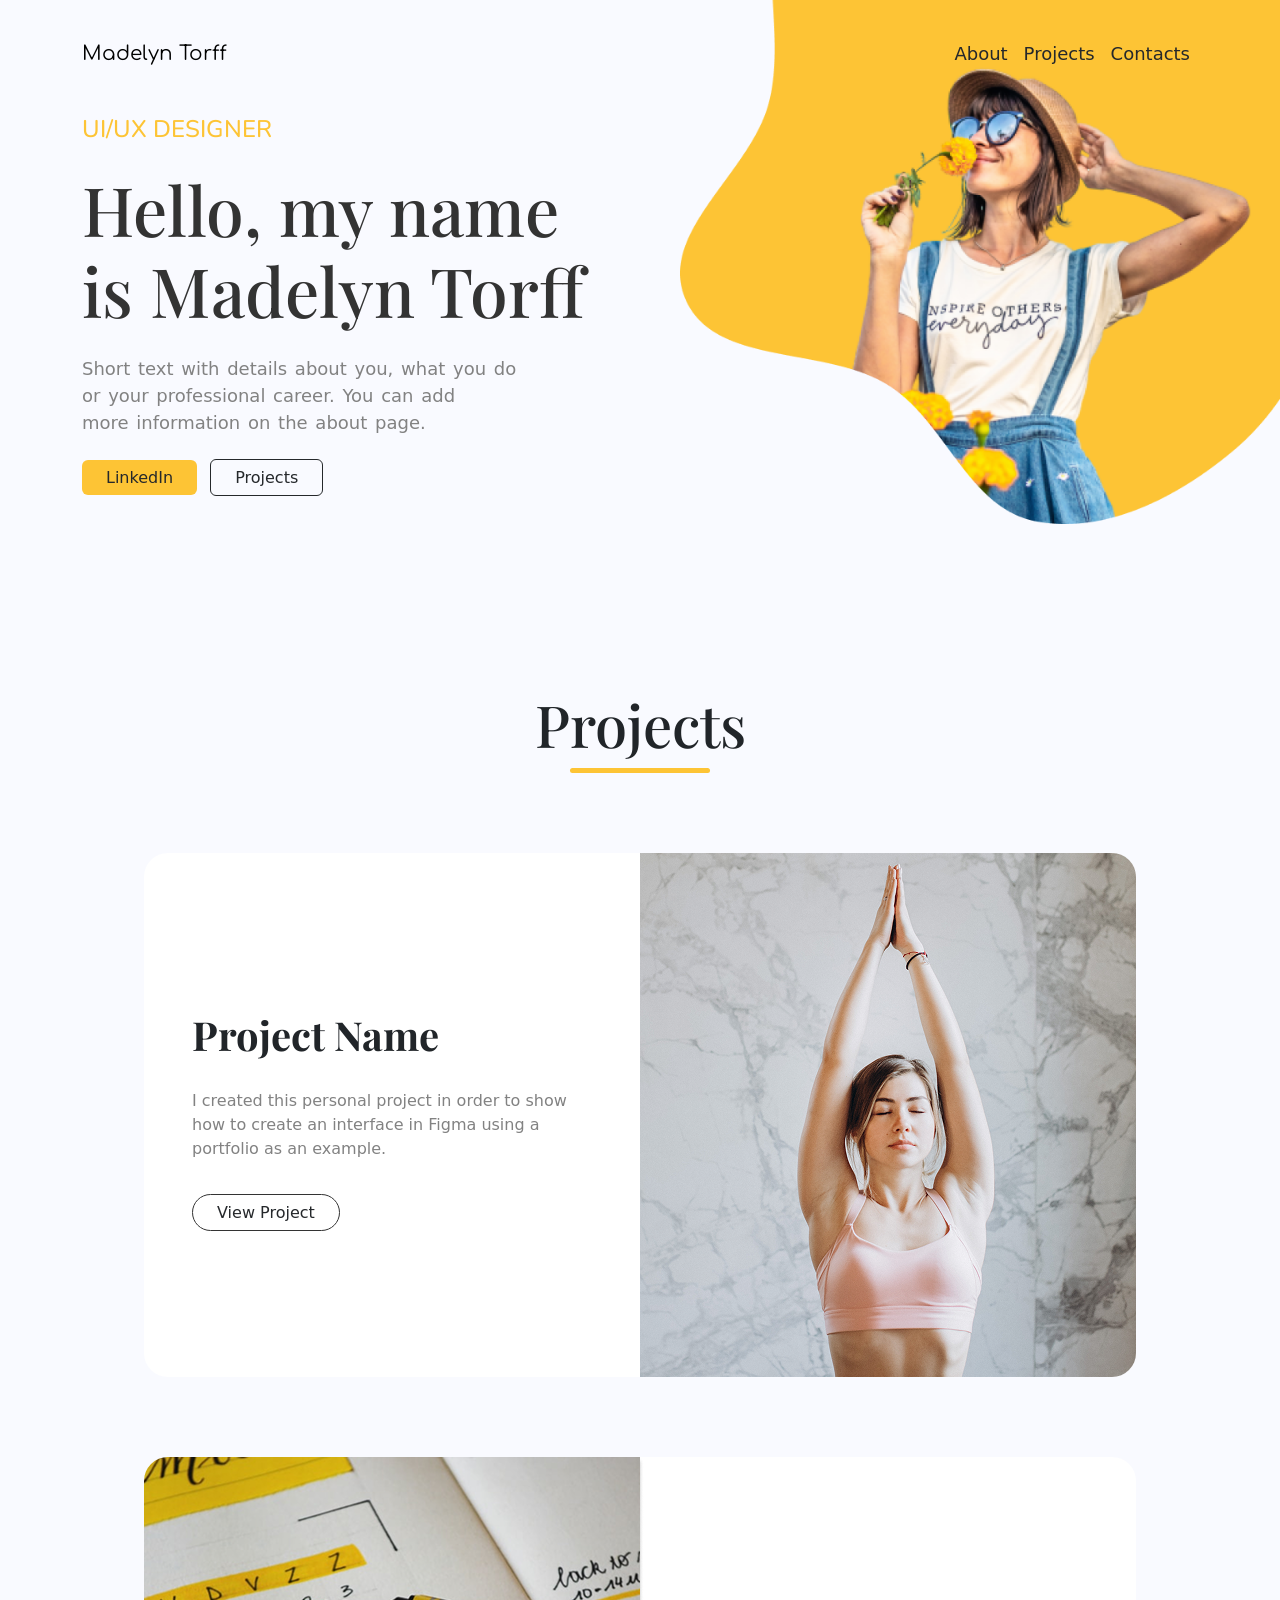
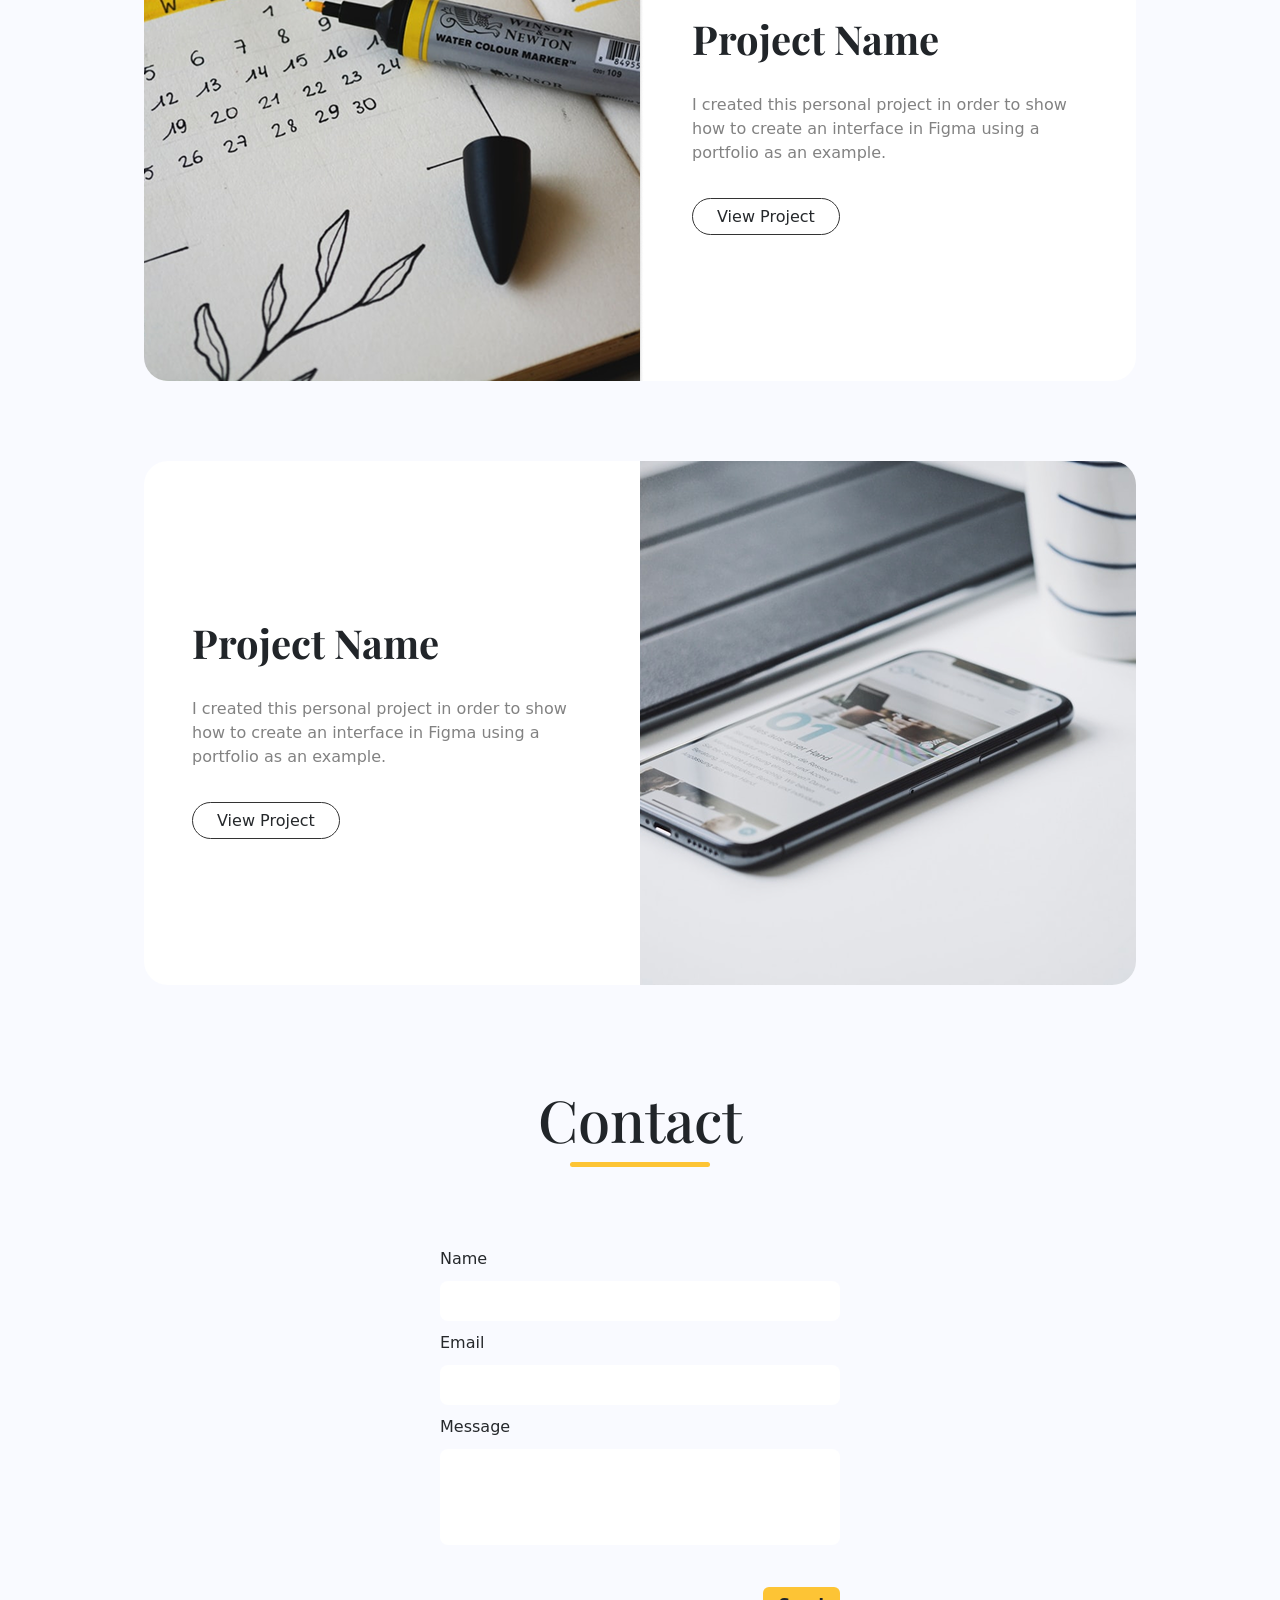
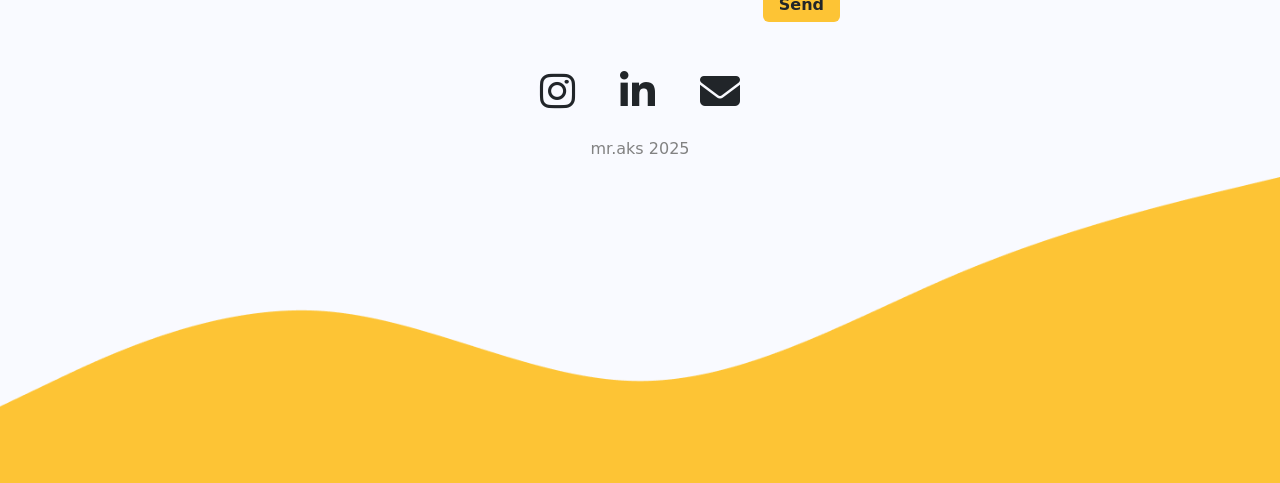
<file: index.html>
<!doctype html>
<html lang="en">

<head>
    <meta charset="utf-8">
    <meta name="viewport" content="width=device-width, initial-scale=1">
    <title>Porfolio Website</title>
    <link href="https://cdn.jsdelivr.net/npm/bootstrap@5.3.5/dist/css/bootstrap.min.css" rel="stylesheet"
        integrity="sha384-SgOJa3DmI69IUzQ2PVdRZhwQ+dy64/BUtbMJw1MZ8t5HZApcHrRKUc4W0kG879m7" crossorigin="anonymous">
    <link rel="stylesheet" href="style.css">
    <link rel="preconnect" href="https://fonts.googleapis.com">
    <link rel="preconnect" href="https://fonts.gstatic.com" crossorigin>
    <link
        href="https://fonts.googleapis.com/css2?family=Be+Vietnam+Pro:ital,wght@0,100;0,200;0,300;0,400;0,500;0,600;0,700;0,800;0,900;1,100;1,200;1,300;1,400;1,500;1,600;1,700;1,800;1,900&family=Comfortaa:wght@300..700&family=Inter:ital,opsz,wght@0,14..32,100..900;1,14..32,100..900&family=Nunito:ital,wght@0,200..1000;1,200..1000&family=Playfair+Display:ital,wght@0,400..900;1,400..900&family=Poppins:ital,wght@0,100;0,200;0,300;0,400;0,500;0,600;0,700;0,800;0,900;1,100;1,200;1,300;1,400;1,500;1,600;1,700;1,800;1,900&family=Russo+One&display=swap"
        rel="stylesheet">
</head>

<body>
    <section class="wrapper">
        <section class="upper-img text-end">
            <img src="img/image.png" style="max-width: 600px;">
        </section>
        <!-- backgound img of the landing page is handled and displayed -->
        <section class="navigation-bar  p-1 ">
            <nav class="navbar navbar-expand-lg ">
                <div class="container">
                    <a class="navbar-brand" href="#">Madelyn Torff</a>
                    <button class="navbar-toggler shadow-none border-0 fs-3" type="button" data-bs-toggle="collapse"
                        data-bs-target="#navbarNav" aria-controls="navbarNav" aria-expanded="false"
                        aria-label="Toggle navigation">
                        <span class="navbar-toggler-icon"></span>
                    </button>
                    <div class="collapse navbar-collapse" id="navbarNav">
                        <ul class="navbar-nav ms-auto text-center ">
                            <li class="nav-item">
                                <a class="nav-link " aria-current="page" href="about-section.html">About</a>
                            </li>
                            <li class="nav-item">
                                <a class="nav-link activee" href="#">Projects</a>
                            </li>
                            <li class="nav-item">
                                <a class="nav-link" href="#">Contacts</a>
                            </li>
                        </ul>
                    </div>
                </div>
            </nav>
        </section>
        <!-- nav section ended----------------->
        <section class="hero container mt-5">
            <div class="content">
                <h4 class="mb-4">
                    UI/UX DESIGNER
                </h4>
                <h1 class="mb-4">
                    Hello, my name <br class="d-md-block d-none"> is Madelyn Torff
                </h1>
                <p class="">
                    Short text with details about you, what you do <br class="d-md-block d-none"> or your professional
                    career. You can add <br class="d-md-block d-none"> more
                    information on the about page.
                </p>
                <div class="links">
                    <a href="" class="px-4 p-2 rounded highlight me-2">LinkedIn</a>
                    <a href="" class="px-4 p-2 rounded  me-2 simple_one">Projects</a>
                </div>
            </div>
        </section>
        <!-- -----------hero section ends------ -->
        <section class="projects container ">
            <div class="section-title text-center">
                <div class="h1">Projects</div>
                <div class="line mt-2"></div>
            </div>
            <!-- project-card-1 -->
            <div class="project-card bg-white ">
                <div class=" p-5  d-flex align-items-center justify-content-center">
                    <div class="cont">
                        <div class="project-title fs-1 mb-4">
                            Project Name
                        </div>
                        <div class="project-caption">
                            I created this personal project in order to show how to create an interface in Figma using a
                            portfolio as an example.
                        </div>
                        <div class="project-opening-btn ">
                            <a href="" class="simple_one p-2 px-4">View Project</a>
                        </div>
                    </div>
                </div>
                <div class="photo">
                    <img src="img/project-1.png" style="border-top-right-radius: 24px; border-bottom-right-radius: 24px;" id="project-img">
                </div>
            </div>
            
            <!-- project-card-2 -->

            <div class="project-card bg-white ">
                <div class="photo">
                    <img src="img/project-2.png" style="border-top-left-radius: 24px; border-bottom-left-radius: 24px;" id="project-img">
                </div>
                <div class=" p-5  d-flex align-items-center justify-content-center">
                    <div class="cont">
                        <div class="project-title fs-1 mb-4">
                            Project Name
                        </div>
                        <div class="project-caption">
                            I created this personal project in order to show how to create an interface in Figma using a
                            portfolio as an example.
                        </div>
                        <div class="project-opening-btn ">
                            <a href="" class="simple_one p-2 px-4">View Project</a>
                        </div>
                    </div>
                </div>
            </div>
                 <!-- project-card-3 -->
                 <div class="project-card bg-white ">
                    <div class=" p-5  d-flex align-items-center justify-content-center">
                        <div class="cont">
                            <div class="project-title fs-1 mb-4">
                                Project Name
                            </div>
                            <div class="project-caption">
                                I created this personal project in order to show how to create an interface in Figma using a
                                portfolio as an example.
                            </div>
                            <div class="project-opening-btn ">
                                <a href="photo" class="simple_one p-2 px-4">View Project</a>
                            </div>
                        </div>
                    </div>
                    <div class="photo">
                        <img src="img/project-3.png" style="border-top-right-radius: 24px; border-bottom-right-radius: 24px;" id="project-img">
                    </div>
                </div>
        </section>
        <!-- projects section ends---------->
         <section class="contact container">
            <div class="section-title text-center">
                <div class="h1">Contact</div>
                <div class="line mt-2"></div>
            </div>
            <form action="">
                <div class="input">
                    <label for="">Name</label>
                    <input type="text">
                </div>
                <div class="input">
                    <label for="">Email</label>
                    <input type="text">
                </div>
                <div class="input mb-5">
                    <label for="">Message</label>
                    <textarea name="" rows="4" id="" class="d-block w-100"></textarea>
                </div>
                <div class="submit-btn  text-end">
                    <a href="" class="highlight text-dark px-3 p-2 mt-2 rounded fw-bold">Send</a>
                </div>
                <div class="links d-flex align-items-center justify-content-between">
                  <div class="div mt-4">
                    <i class="fa-brands fa-instagram " ></i>
                    <i class="fa-brands fa-linkedin-in" ></i>
                    <i class="fa-solid fa-envelope"></i>
                  </div>
                   
                </div>
                <div class="brand text-center mt-4">
                    <p>mr.aks 2025</p>
                </div>
            </form>
         </section>
         <!-- contact section ended-------------->
         <section class="bottom-line container-fluid">
            <img src="img/bottom-line.png" class="w-100" alt="">
         </section>
         <!-- footer section ended---------->
    </section>
</body>
<link rel="stylesheet" href="https://cdnjs.cloudflare.com/ajax/libs/font-awesome/6.7.2/css/all.min.css" integrity="sha512-Evv84Mr4kqVGRNSgIGL/F/aIDqQb7xQ2vcrdIwxfjThSH8CSR7PBEakCr51Ck+w+/U6swU2Im1vVX0SVk9ABhg==" crossorigin="anonymous" referrerpolicy="no-referrer" />
<script src="https://cdn.jsdelivr.net/npm/bootstrap@5.3.5/dist/js/bootstrap.bundle.min.js"
    integrity="sha384-k6d4wzSIapyDyv1kpU366/PK5hCdSbCRGRCMv+eplOQJWyd1fbcAu9OCUj5zNLiq"
    crossorigin="anonymous"></script>
<link rel="preconnect" href="https://fonts.googleapis.com">
<link rel="preconnect" href="https://fonts.gstatic.com" crossorigin>
<link rel="preconnect" href="https://fonts.googleapis.com">
<link rel="preconnect" href="https://fonts.gstatic.com" crossorigin>
<link
    href="https://fonts.googleapis.com/css2?family=Be+Vietnam+Pro:ital,wght@0,100;0,200;0,300;0,400;0,500;0,600;0,700;0,800;0,900;1,100;1,200;1,300;1,400;1,500;1,600;1,700;1,800;1,900&family=Comfortaa:wght@300..700&family=Inter:ital,opsz,wght@0,14..32,100..900;1,14..32,100..900&family=Playfair+Display:ital,wght@0,400..900;1,400..900&family=Poppins:ital,wght@0,100;0,200;0,300;0,400;0,500;0,600;0,700;0,800;0,900;1,100;1,200;1,300;1,400;1,500;1,600;1,700;1,800;1,900&family=Russo+One&display=swap"
    rel="stylesheet">

</html>
</file>
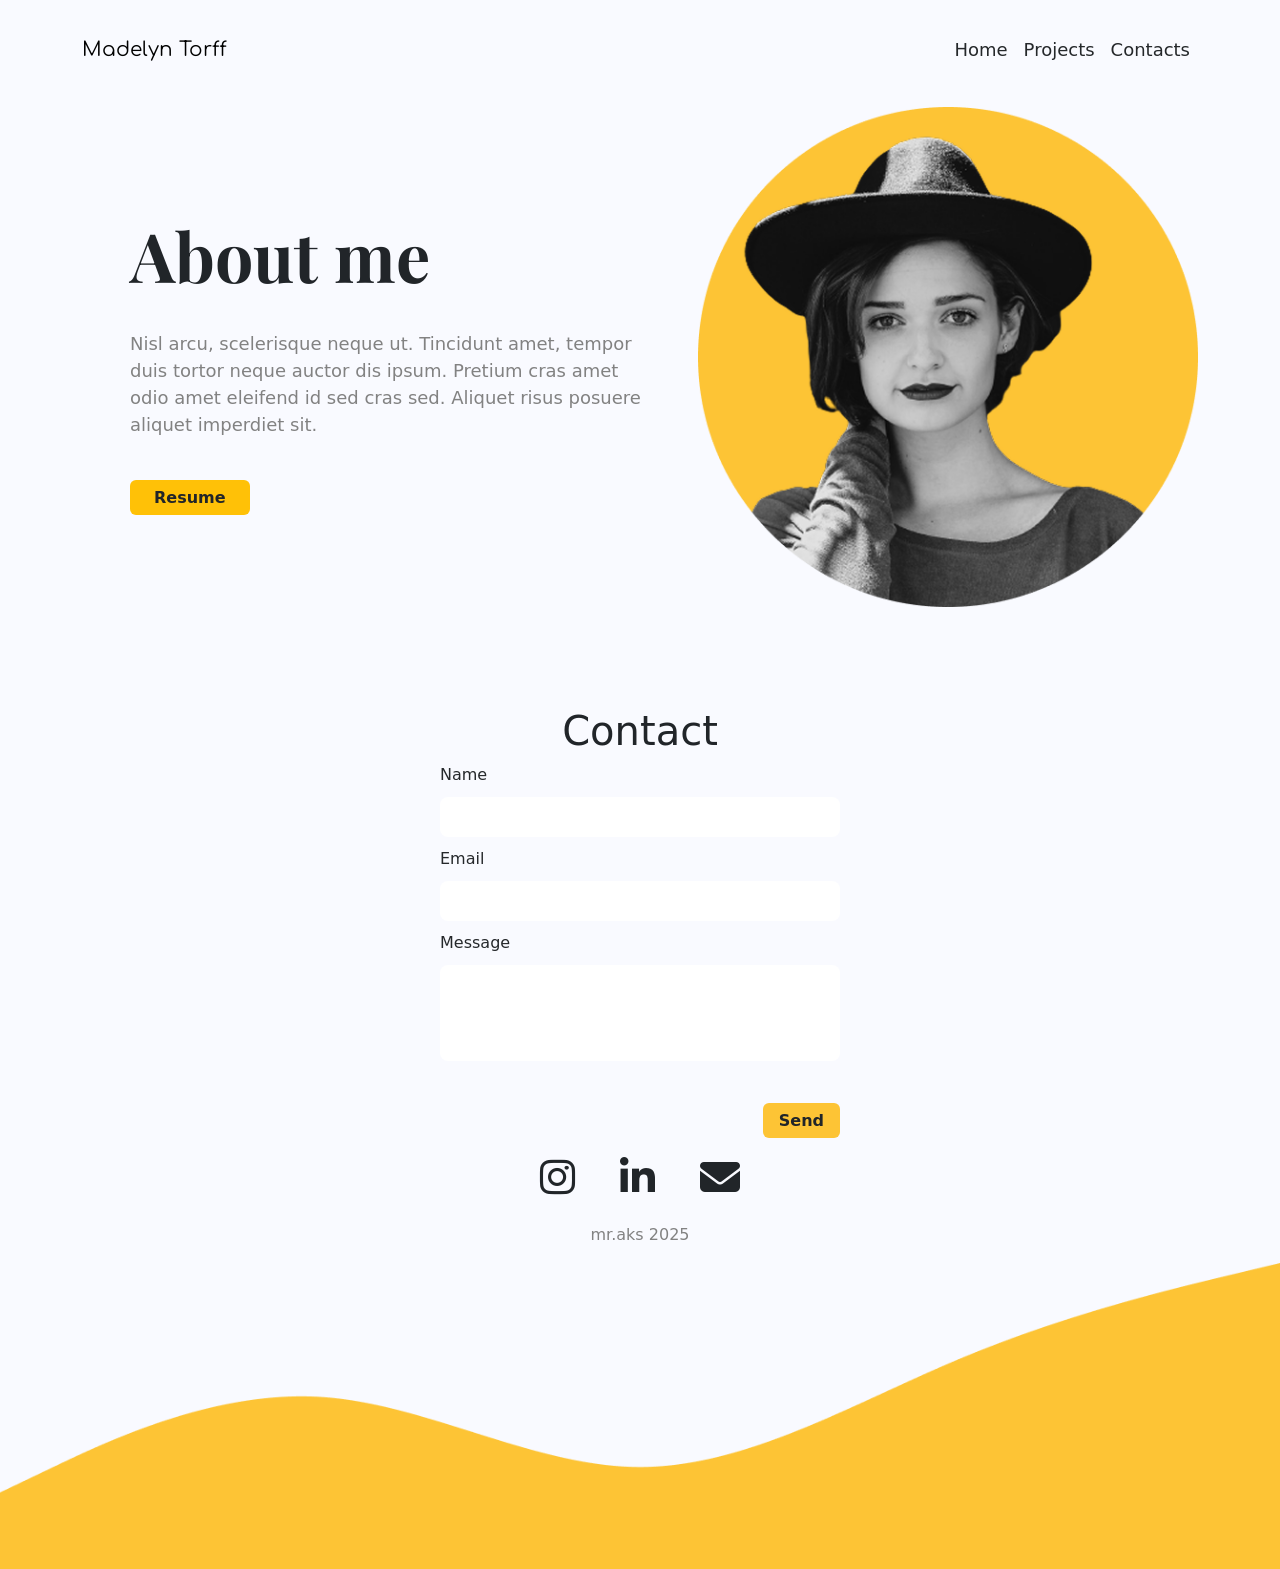
<file: about-section.html>
<!doctype html>
<html lang="en">

<head>
    <meta charset="utf-8">
    <meta name="viewport" content="width=device-width, initial-scale=1">
    <title>About</title>
    <link href="https://cdn.jsdelivr.net/npm/bootstrap@5.3.5/dist/css/bootstrap.min.css" rel="stylesheet"
        integrity="sha384-SgOJa3DmI69IUzQ2PVdRZhwQ+dy64/BUtbMJw1MZ8t5HZApcHrRKUc4W0kG879m7" crossorigin="anonymous">
    <link rel="stylesheet" href="about.css">
    <link rel="preconnect" href="https://fonts.googleapis.com">
    <link rel="preconnect" href="https://fonts.gstatic.com" crossorigin>
    <link
        href="https://fonts.googleapis.com/css2?family=Be+Vietnam+Pro:ital,wght@0,100;0,200;0,300;0,400;0,500;0,600;0,700;0,800;0,900;1,100;1,200;1,300;1,400;1,500;1,600;1,700;1,800;1,900&family=Comfortaa:wght@300..700&family=Inter:ital,opsz,wght@0,14..32,100..900;1,14..32,100..900&family=Nunito:ital,wght@0,200..1000;1,200..1000&family=Playfair+Display:ital,wght@0,400..900;1,400..900&family=Poppins:ital,wght@0,100;0,200;0,300;0,400;0,500;0,600;0,700;0,800;0,900;1,100;1,200;1,300;1,400;1,500;1,600;1,700;1,800;1,900&family=Russo+One&display=swap"
        rel="stylesheet">
</head>

<body>
    <section class="wrapper">
        <section class="navigation-bar">
            <nav class="navbar navbar-expand-lg ">
                <div class="container">
                    <a class="navbar-brand" href="#">Madelyn Torff</a>
                    <button class="navbar-toggler shadow-none border-0 fs-3" type="button" data-bs-toggle="collapse"
                        data-bs-target="#navbarNav" aria-controls="navbarNav" aria-expanded="false"
                        aria-label="Toggle navigation">
                        <span class="navbar-toggler-icon"></span>
                    </button>
                    <div class="collapse navbar-collapse" id="navbarNav">
                        <ul class="navbar-nav ms-auto text-center ">
                            <li class="nav-item">
                                <a class="nav-link " aria-current="page" href="index.html">Home</a>
                            </li>
                            <li class="nav-item">
                                <a class="nav-link activee" href="#">Projects</a>
                            </li>
                            <li class="nav-item">
                                <a class="nav-link" href="#">Contacts</a>
                            </li>
                        </ul>
                    </div>
                </div>
            </nav>
        </section>
        <!-- nav section ended----------------->
        <section class="hero d-md-flex container mt-5">
            <div class="text-content d-flex align-items-center justify-content-center p-5">
                <div class="cont">
                    <div class="project-title  mb-4 fw-bold">
                        About me
                    </div>
                    <div class="project-caption mb-5">
                        Nisl arcu, scelerisque neque ut. Tincidunt amet, tempor duis tortor neque auctor dis ipsum.
                        Pretium cras amet odio amet eleifend id sed cras sed. Aliquet risus posuere aliquet imperdiet
                        sit.
                    </div>
                    <div class="project-opening-btn ">
                        <a href="" class="rounded simple_one p-2 px-4 bg-warning text-dark fw-bold">Resume</a>
                    </div>
                </div>
            </div>
            <div class="img-content">
                <img src="img/about-img.png" style="max-width: 500px !important;" id="user-img">
            </div>
        </section>
        <!-- hero section ended--------------------->
        <section class="contact container">
            <div class="section-title text-center">
                <div class="h1">Contact</div>
                <div class="line mt-2"></div>
            </div>
            <form action="">
                <div class="input">
                    <label for="">Name</label>
                    <input type="text">
                </div>
                <div class="input">
                    <label for="">Email</label>
                    <input type="text">
                </div>
                <div class="input mb-5">
                    <label for="">Message</label>
                    <textarea name="" rows="4" id="" class="d-block w-100"></textarea>
                </div>
                <div class="submit-btn  text-end">
                    <a href="" class="highlight text-dark px-3 p-2 mt-2 rounded fw-bold">Send</a>
                </div>
                <div class="links d-flex align-items-center justify-content-between">
                  <div class="div mt-4">
                    <i class="fa-brands fa-instagram " ></i>
                    <i class="fa-brands fa-linkedin-in" ></i>
                    <i class="fa-solid fa-envelope"></i>
                  </div>
                   
                </div>
                <div class="brand text-center mt-4">
                    <p>mr.aks 2025</p>
                </div>
            </form>
         </section>
         <!-- contact section ended-------------->
         <section class="bottom-line container-fluid">
            <img src="img/bottom-line.png" class="w-100" alt="">
         </section>
         <!-- footer section ended---------->
    </section>
</body>
<link rel="stylesheet" href="https://cdnjs.cloudflare.com/ajax/libs/font-awesome/6.7.2/css/all.min.css"
    integrity="sha512-Evv84Mr4kqVGRNSgIGL/F/aIDqQb7xQ2vcrdIwxfjThSH8CSR7PBEakCr51Ck+w+/U6swU2Im1vVX0SVk9ABhg=="
    crossorigin="anonymous" referrerpolicy="no-referrer" />
<script src="https://cdn.jsdelivr.net/npm/bootstrap@5.3.5/dist/js/bootstrap.bundle.min.js"
    integrity="sha384-k6d4wzSIapyDyv1kpU366/PK5hCdSbCRGRCMv+eplOQJWyd1fbcAu9OCUj5zNLiq"
    crossorigin="anonymous"></script>
<link rel="preconnect" href="https://fonts.googleapis.com">
<link rel="preconnect" href="https://fonts.gstatic.com" crossorigin>
<link rel="preconnect" href="https://fonts.googleapis.com">
<link rel="preconnect" href="https://fonts.gstatic.com" crossorigin>
<link
    href="https://fonts.googleapis.com/css2?family=Be+Vietnam+Pro:ital,wght@0,100;0,200;0,300;0,400;0,500;0,600;0,700;0,800;0,900;1,100;1,200;1,300;1,400;1,500;1,600;1,700;1,800;1,900&family=Comfortaa:wght@300..700&family=Inter:ital,opsz,wght@0,14..32,100..900;1,14..32,100..900&family=Playfair+Display:ital,wght@0,400..900;1,400..900&family=Poppins:ital,wght@0,100;0,200;0,300;0,400;0,500;0,600;0,700;0,800;0,900;1,100;1,200;1,300;1,400;1,500;1,600;1,700;1,800;1,900&family=Russo+One&display=swap"
    rel="stylesheet">

</html>
</file>
<file: style.css>
*{
    margin: 0;
    padding: 0;
    box-sizing: border-box;
    text-decoration: none !important;
}
body{
    background-color: #F9FAFF;
}
:root{
    --bg-color: #F9FAFF;
    --text-color:#25282B;
    --barnd-yellow:#FDC435;
    --heading-color:#333333;
    --caption-color:#828282;
}
.wrapper{
    position: relative;
}
.upper-img{
    position: absolute;
    right: 0;
    top: 0;
    z-index: -5;
}
.highlight{
    background-color: var(--barnd-yellow);
}
/* -------basic css for whole landing page-------- */
.navigation-bar{
    position:sticky !important;
    top: 20px !important;
    z-index: 550;
}
.navbar-brand{
    font-family: "Comfortaa",sans-serif;
}
nav ul li a{
    color:var(--text-color) !important ;
    font-size: 18px !important;
    font-weight: 400 !important;
    transition: .5s !important;
}

@media screen and (max-width:768px) {
    nav ul li a:hover{
        background-color: #f5c449 !important;
        margin-bottom: 5px;
    }
    .navbar-nav{
        /* background-color: #FDC435 !important; */
        padding: 80px !important;
    }
    .activee{
        background-color: #f5c449 !important;
    }
}
/* nav section ended------------ */
.hero{
    margin-bottom: 200px;
}
.content h4{
    color: var(--barnd-yellow);
    font-family: "Nunito", sans-serif;
}
.content h1{
    color: var(--heading-color);
    font-size: 68px !important;
    font-family: "Playfair Display", serif;
}
.content p{
    color: var(--caption-color);
    font-size: 18px;
    word-spacing: 2px;
}
.links{
    margin-top: 30px;
}
.links a{
    color: var(--text-color) !important;
    font-size: 400;
    transition: .3s;
}
.links a:hover{
    background-color: #F9FAFF;
    border: 1px solid #333333;
}
.links .simple_one{
    border: 1px solid var(--text-color);
}
.links .simple_one:hover {
    background-color: #FDC435;
    border: none;
}
@media screen and (max-width:768px) {
   .content{
    backdrop-filter: blur(3px);
   }
   .content h4{
    color: #ffb700 !important;
   }
}
/* ---------hero section ends------------------ */
.projects{
    margin-bottom: 100px;
}
.section-title{
    margin-bottom: 80px;
    font-family: "Playfair Display", serif;
    
}
.section-title .h1{
    font-size: 58px !important;
}
.section-title .line{
    width: 140px;
    height: 5px;
    background-color: #FDC435;
    border-radius: 20px;
    margin: auto;
}
.project-card{
    display: flex;
    align-items: center;
    justify-content: center;
    max-width: 992px;
    margin: auto;
    border-radius: 24px;
    margin-bottom: 80px !important;
}
.project-title{
    font-family: "Playfair Display", serif;
    font-weight: bold;
    font-size: 40px !important;
}
.project-caption{
    color: #828282;
    margin-bottom: 40px !important;
}
.project-opening-btn a{
    color: var(--text-color) !important;
    font-size: 400;
    transition: .5s !important;
    border: 1px solid #333333;
    border-radius: 24px;
}
.project-opening-btn a:hover{
    background-color: #FDC435;
    border: none;
}
@media screen and (max-width:768px) {
   .project-card{
    flex-direction: column;
   }
   .photo{
    width: 100%;
   }
   .photo img{
    width: 100%;
    border-radius: 0 !important;
   }
 }
/* ------project section ends----------- */
.contact{
    margin-bottom: 0px;
}
form{
    max-width: 400px;
    margin: auto;
}
.input{
    width: 100%;
    border-radius: 8px;
}
.input input{
    width: 100%;
    border: 0;
    outline: none;
    height: 40px;
    border-radius: 8px;
    margin-bottom: 10px;
}
.input textarea{
    border: 0;
    outline: none;
    border-radius: 8px;
    resize: none;
}
label{
    margin-bottom: 10px;
    color: #25282B;
}
.links div{
    margin: auto;
}
.links i{
    font-size: 20px !important;
    margin: 0px 20px;
    padding: 0px;
    font-size: 40px !important;
}
.brand{
    color: #828282;
}
.bottom-line {
   padding: 0 !important;
}
/* bottom section ends-------------------- */
</file>
<file: about.css>
*{
    margin: 0;
    padding: 0;
    box-sizing: border-box;
    text-decoration: none !important;
}
body{
    background-color: var(--bg-color);
}
:root{
    --bg-color: #F9FAFF;
    --text-color:#25282B;
    --barnd-yellow:#FDC435;
    --heading-color:#333333;
    --caption-color:#828282;
}
.highlight{
    background-color: var(--barnd-yellow);
}
/* -------basic css for whole landing page-------- */
.navigation-bar{
    position:sticky !important;
    top: 20px !important;
    z-index: 550;
}
.navbar-brand{
    font-family: "Comfortaa",sans-serif;
}
nav ul li a{
    color:var(--text-color) !important ;
    font-size: 18px !important;
    font-weight: 400 !important;
    transition: .5s !important;
}

@media screen and (max-width:768px) {
    nav ul li a:hover{
        background-color: #f5c449 !important;
        margin-bottom: 5px;
    }
    .navbar-nav{
        /* background-color: #FDC435 !important; */
        padding: 80px !important;
    }
    .activee{
        background-color: #f5c449 !important;
    }
}
/* nav section ended------------ */
.hero{
    margin-bottom: 100px;
}
.project-title{
    font-family: "Playfair Display", serif;
    font-size: 68px;
}
.project-caption{
    color: #828282;
    font-size: 18px;
}
@media screen and (max-width:800px) {
    .img-content{
        width: 100%;
        padding: 20px;
    }
    #user-img{
        width: 100% !important;
    }
    .project-title{
        font-size: 58px !important;
    }
}
@media screen and (max-width:600px) {
   
    .project-title{
        text-align: center;
        font-size: 38px !important;
    }
}
/* --------hero section ended---------------- */
.contact{
    margin-bottom: 0px;
}
form{
    max-width: 400px;
    margin: auto;
}
.input{
    width: 100%;
    border-radius: 8px;
}
.input input{
    width: 100%;
    border: 0;
    outline: none;
    height: 40px;
    border-radius: 8px;
    margin-bottom: 10px;
}
.input textarea{
    border: 0;
    outline: none;
    border-radius: 8px;
    resize: none;
}
label{
    margin-bottom: 10px;
    color: #25282B;
}
.links div{
    margin: auto;
}
.links i{
    font-size: 20px !important;
    margin: 0px 20px;
    padding: 0px;
    font-size: 40px !important;
}
.brand{
    color: #828282;
}
.bottom-line {
   padding: 0 !important;
}
/* bottom section ends-------------------- */
</file>
